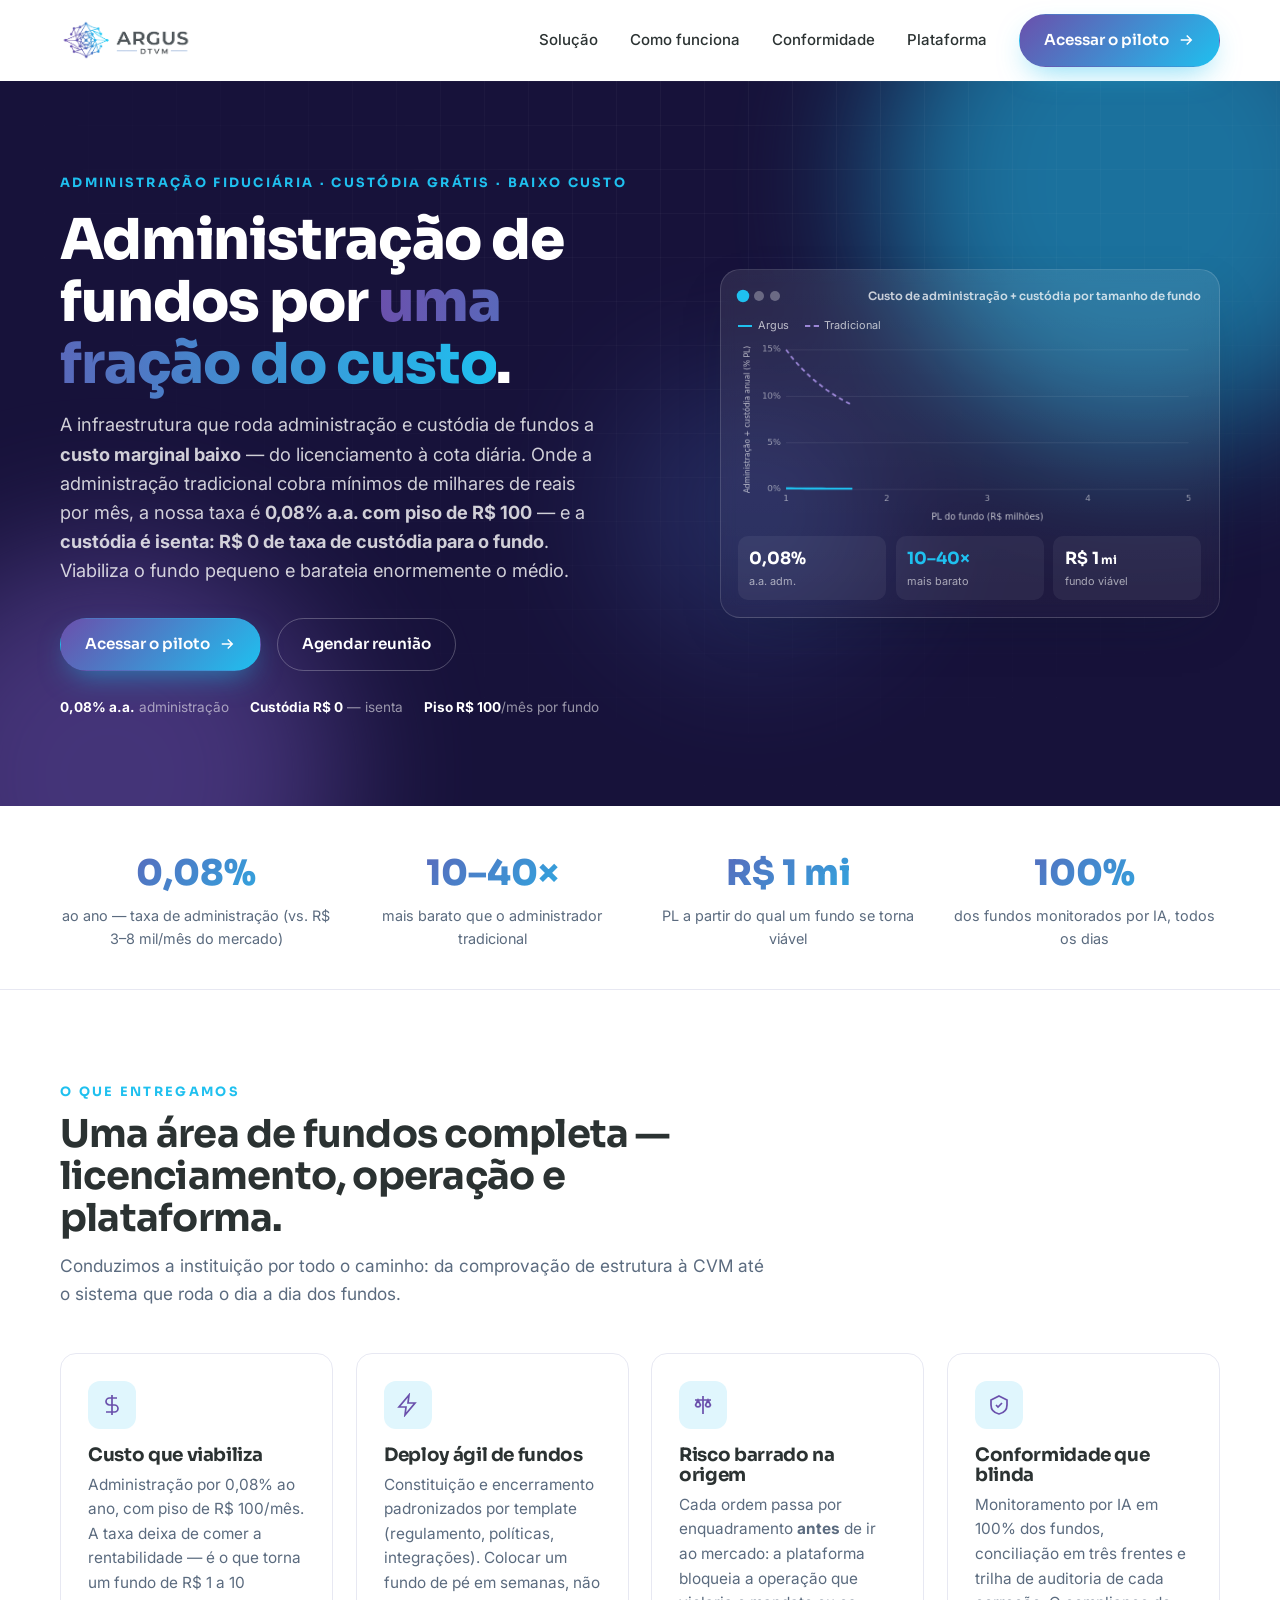
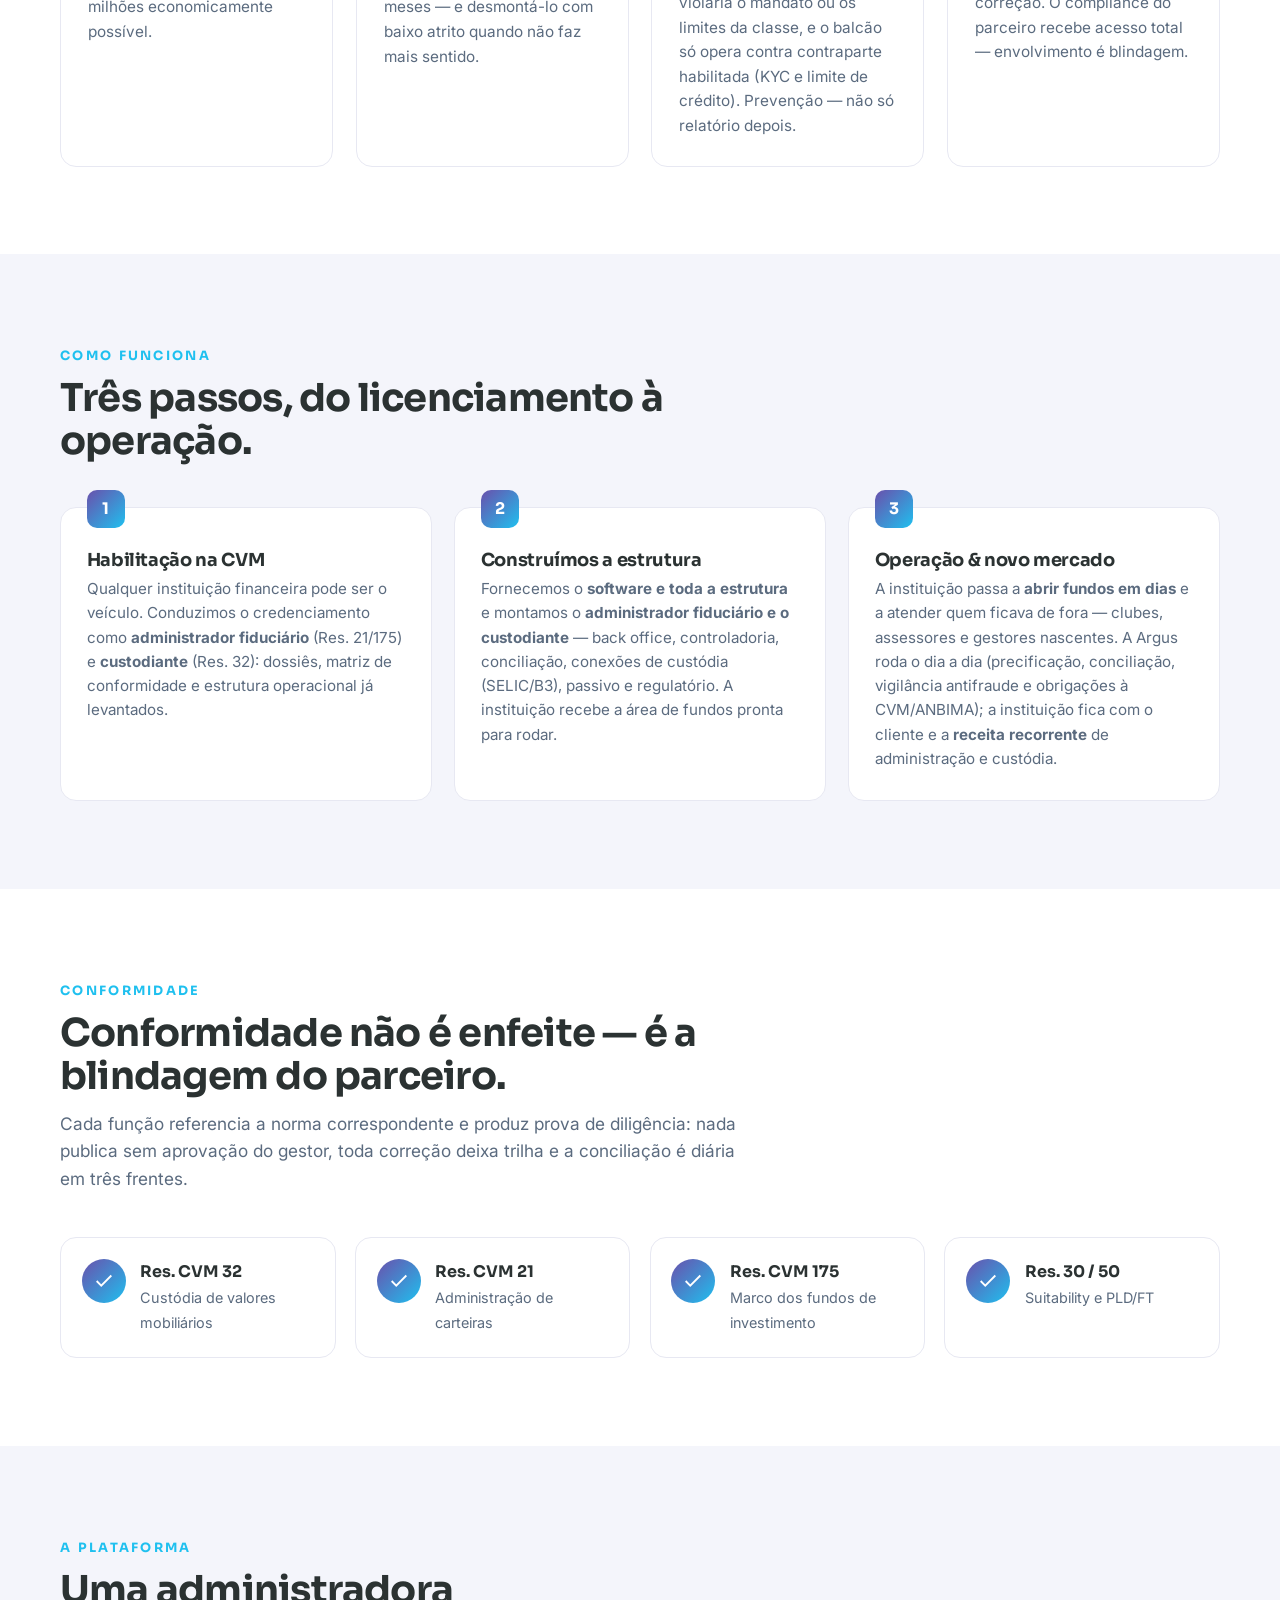
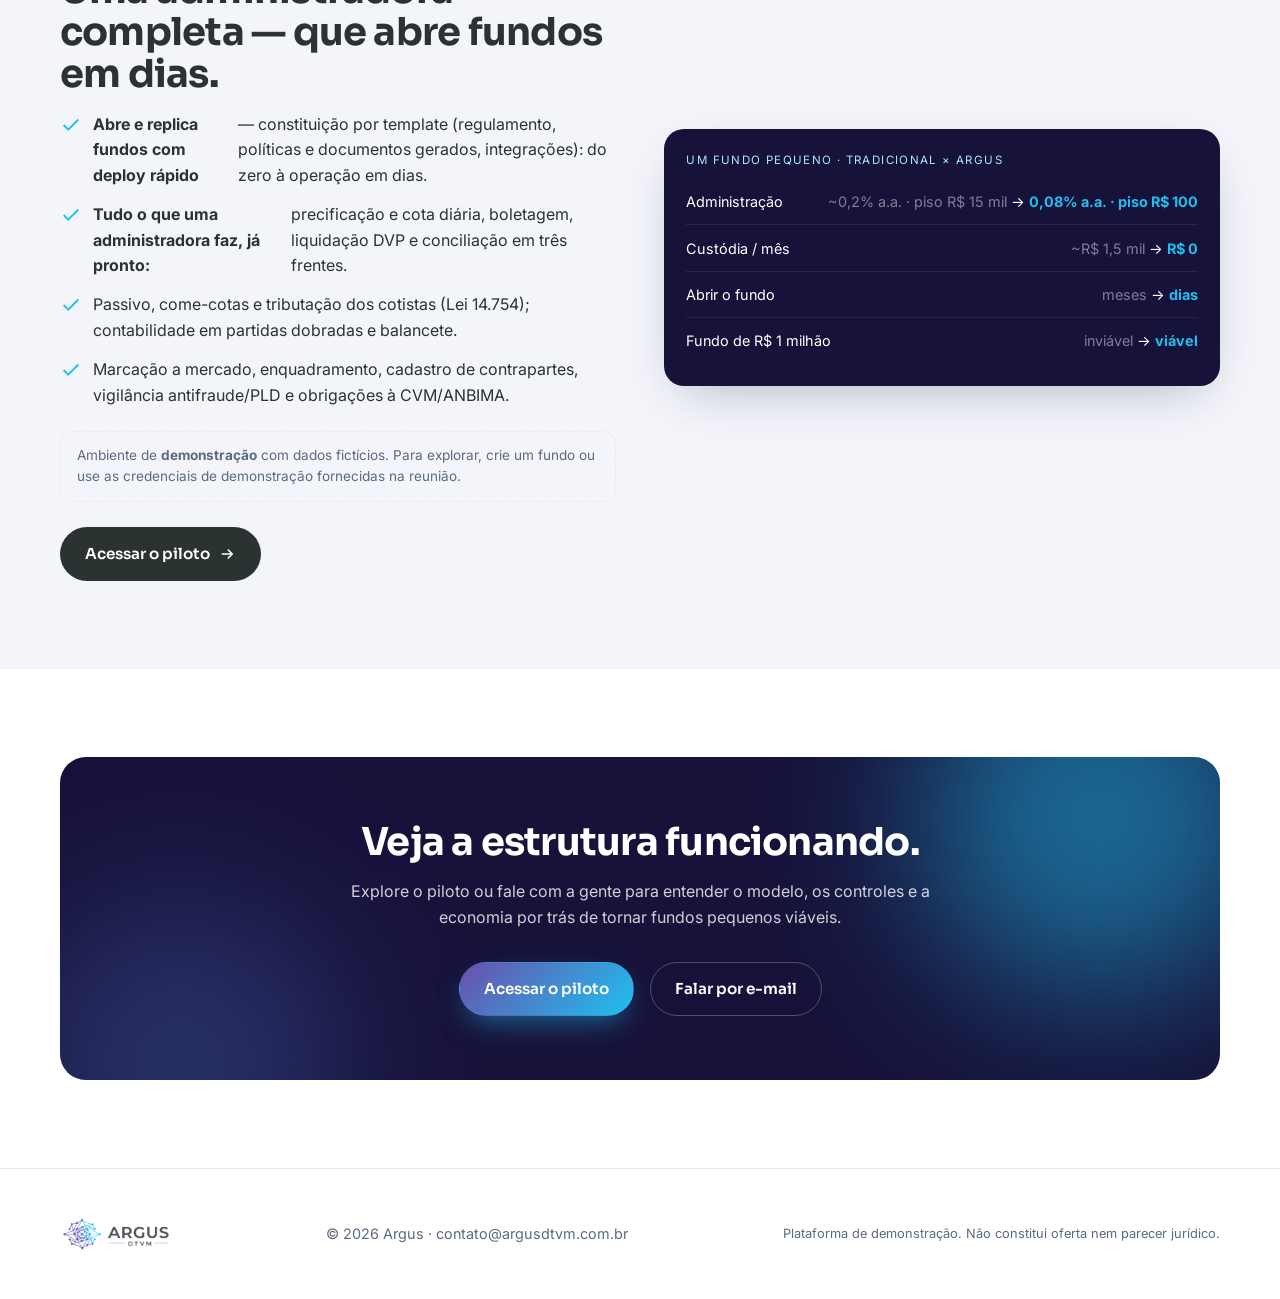
<file: landing/index.html>
<!doctype html>
<html lang="pt-BR">
<head>
<meta charset="utf-8">
<meta name="viewport" content="width=device-width, initial-scale=1">
<title>Argus · Custódia e Administração de Fundos</title>
<meta name="description" content="A infraestrutura que torna fundos pequenos viáveis: administração e custódia de fundos a custo marginal baixo, do licenciamento à cota diária.">
<link rel="icon" href="assets/favicon.png">
<link rel="apple-touch-icon" href="assets/favicon.png">
<link rel="canonical" href="https://argusdtvm.com.br/">
<meta name="robots" content="index, follow">
<meta name="theme-color" content="#17123a">
<meta name="author" content="Argus">
<meta name="keywords" content="administração fiduciária, fundos de investimento, fundos pequenos, DTVM, custódia de fundos, abertura de fundo, administradora de fundos, clube de investimento, assessor de investimento">

<!-- Open Graph (WhatsApp, Facebook, LinkedIn) -->
<meta property="og:type" content="website">
<meta property="og:site_name" content="Argus">
<meta property="og:locale" content="pt_BR">
<meta property="og:url" content="https://argusdtvm.com.br/">
<meta property="og:title" content="Argus · Custódia e Administração de Fundos">
<meta property="og:description" content="A infraestrutura que torna fundos pequenos viáveis: administração e custódia a custo marginal baixo, do licenciamento à cota diária.">
<meta property="og:image" content="https://argusdtvm.com.br/assets/og-image.png">
<meta property="og:image:secure_url" content="https://argusdtvm.com.br/assets/og-image.png">
<meta property="og:image:type" content="image/png">
<meta property="og:image:width" content="1200">
<meta property="og:image:height" content="630">
<meta property="og:image:alt" content="Argus — administração fiduciária e custódia de fundos">

<!-- Twitter / X -->
<meta name="twitter:card" content="summary_large_image">
<meta name="twitter:title" content="Argus · Custódia e Administração de Fundos">
<meta name="twitter:description" content="A infraestrutura que torna fundos pequenos viáveis — do licenciamento à cota diária.">
<meta name="twitter:image" content="https://argusdtvm.com.br/assets/og-image.png">
<meta name="twitter:image:alt" content="Argus — administração fiduciária e custódia de fundos">

<!-- Dados estruturados (SEO) -->
<script type="application/ld+json">
{
  "@context": "https://schema.org",
  "@type": "Organization",
  "name": "Argus",
  "url": "https://argusdtvm.com.br/",
  "logo": "https://argusdtvm.com.br/assets/og-image.png",
  "image": "https://argusdtvm.com.br/assets/og-image.png",
  "description": "Administração fiduciária de fundos de investimento pequenos, a custo marginal baixo — do licenciamento à cota diária.",
  "areaServed": "BR",
  "email": "contato@argusdtvm.com.br"
}
</script>

<link rel="preconnect" href="https://fonts.googleapis.com">
<link rel="preconnect" href="https://fonts.gstatic.com" crossorigin>
<link href="https://fonts.googleapis.com/css2?family=Sora:wght@400;600;700;800&family=Inter:wght@400;500;600&display=swap" rel="stylesheet">
<style>
/* ============================================================
   PALETA — TROQUE AS CORES AQUI (um lugar só)
   ============================================================ */
:root{
  --c-brand:   #6a50ac;   /* roxo (marca)            */
  --c-brand-2: #1fc0ef;   /* ciano (gradiente)       */
  --c-accent:  #4a6dc0;   /* azul (detalhes)         */
  --c-ink:     #2b3232;   /* texto grafite           */
  --c-muted:   #5b6b7f;   /* texto secundário        */
  --c-bg:      #ffffff;   /* fundo claro             */
  --c-soft:    #f4f5fb;   /* fundo de seções         */
  --c-line:    #e7e8f2;   /* linhas/bordas           */
  --c-dark:    #17123a;   /* fundo escuro (hero) — índigo profundo */

  --grad: linear-gradient(135deg, var(--c-brand), var(--c-brand-2));
  --radius: 16px;
  --shadow: 0 18px 50px -20px rgba(15,31,51,.35);
  --font-title: 'Sora', system-ui, sans-serif;
  --font-body: 'Inter', system-ui, sans-serif;
}

/* ============================ base ============================ */
*{box-sizing:border-box;margin:0;padding:0}
html{scroll-behavior:smooth}
body{font-family:var(--font-body);color:var(--c-ink);background:var(--c-bg);line-height:1.6;-webkit-font-smoothing:antialiased;overflow-x:hidden}
h1,h2,h3{font-family:var(--font-title);line-height:1.1;letter-spacing:-.02em;font-weight:700}
a{color:inherit;text-decoration:none}
img{max-width:100%;display:block}
.wrap{width:min(1160px,92vw);margin:0 auto}
.eyebrow{font-family:var(--font-title);font-size:.8rem;font-weight:700;letter-spacing:.18em;text-transform:uppercase;color:var(--c-brand-2)}
.btn{display:inline-flex;align-items:center;gap:.5rem;font-family:var(--font-title);font-weight:600;font-size:.95rem;padding:.85rem 1.5rem;border-radius:999px;border:1px solid transparent;cursor:pointer;transition:transform .15s ease, box-shadow .2s ease, background .2s}
.btn-primary{background:var(--grad);color:#fff;box-shadow:0 12px 30px -10px color-mix(in srgb, var(--c-brand-2) 60%, transparent)}
.btn-primary:hover{transform:translateY(-2px)}
.btn-ghost{background:transparent;border-color:rgba(255,255,255,.25);color:#fff}
.btn-ghost:hover{background:rgba(255,255,255,.08)}
.btn-dark{background:var(--c-ink);color:#fff}
.btn-dark:hover{transform:translateY(-2px)}
.btn svg{width:18px;height:18px}

/* ============================ nav ============================ */
header.nav{position:sticky;top:0;z-index:50;background:#fff;transition:box-shadow .25s, background .25s}
header.nav.scrolled{background:rgba(255,255,255,.82);backdrop-filter:blur(12px);box-shadow:0 1px 0 var(--c-line)}
.nav-in{display:flex;align-items:center;justify-content:space-between;padding:.85rem 0}
.brand{display:flex;align-items:center;gap:.6rem;height:40px}
.brand img{height:40px;width:auto}
.nav-links{display:flex;align-items:center;gap:2rem;font-weight:500;font-size:.94rem}
.nav-links a.lnk{color:var(--c-ink);transition:.2s}
.nav-links a.lnk:hover{color:var(--c-brand-2)}
.nav-toggle{display:none;background:none;border:0;cursor:pointer}

/* ============================ hero ============================ */
.hero{position:relative;background:var(--c-dark);color:#fff;overflow:hidden;padding:3rem 0 5.5rem}
.hero .blob{position:absolute;border-radius:50%;filter:blur(70px);opacity:.55;animation:float 16s ease-in-out infinite}
.blob.b1{width:520px;height:520px;background:var(--c-brand-2);top:-160px;right:-120px}
.blob.b2{width:460px;height:460px;background:var(--c-brand);bottom:-200px;left:-120px;animation-delay:-6s}
.blob.b3{width:280px;height:280px;background:var(--c-accent);top:40%;right:30%;opacity:.28;animation-delay:-3s}
@keyframes float{0%,100%{transform:translate(0,0) scale(1)}50%{transform:translate(30px,-30px) scale(1.08)}}
.hero-grid{position:absolute;inset:0;background-image:linear-gradient(rgba(255,255,255,.04) 1px,transparent 1px),linear-gradient(90deg,rgba(255,255,255,.04) 1px,transparent 1px);background-size:44px 44px;mask-image:radial-gradient(ellipse at 60% 0%,#000,transparent 75%)}
.hero-in{position:relative;display:grid;grid-template-columns:1.1fr .9fr;gap:3rem;align-items:center;padding-top:2.5rem}
.hero h1{font-size:clamp(2.2rem,4.4vw,3.6rem);font-weight:800;margin:.9rem 0 1rem}
.hero h1 .hl{background:linear-gradient(90deg,var(--c-brand),var(--c-brand-2));-webkit-background-clip:text;background-clip:text;color:transparent}
.hero p.lead{font-size:1.14rem;color:rgba(255,255,255,.8);max-width:34rem}
.hero .cta-row{display:flex;gap:1rem;margin-top:2rem;flex-wrap:wrap}
.hero .micro{margin-top:1.6rem;color:rgba(255,255,255,.55);font-size:.85rem;display:flex;gap:1.3rem;flex-wrap:wrap}
.hero .micro b{color:#fff}

/* dashboard mock */
.mock{background:linear-gradient(180deg,rgba(255,255,255,.09),rgba(255,255,255,.03));border:1px solid rgba(255,255,255,.14);border-radius:20px;padding:1.1rem;backdrop-filter:blur(8px);box-shadow:var(--shadow);transform:perspective(1200px) rotateY(-9deg) rotateX(4deg)}
.mock-head{display:flex;justify-content:space-between;align-items:center;margin-bottom:.7rem}
.mock-head .dot{width:9px;height:9px;border-radius:50%;background:rgba(255,255,255,.35);display:inline-block;margin-right:5px}
.mock-tag{font-family:var(--font-title);font-size:.72rem;color:rgba(255,255,255,.75);font-weight:600}
.mock canvas{width:100%;height:auto;display:block}
.mock-kpis{display:grid;grid-template-columns:repeat(3,1fr);gap:.6rem;margin-top:.7rem}
.mock-kpi{background:rgba(255,255,255,.06);border-radius:10px;padding:.6rem .7rem}
.mock-kpi .v{font-family:var(--font-title);font-weight:700;font-size:1.05rem}
.mock-kpi .l{font-size:.68rem;color:rgba(255,255,255,.6)}
.mock-kpi .up{color:#1fc0ef}
/* controles do gráfico (3 faixas navegáveis) */
.mock{position:relative}
.cdots{display:inline-flex;gap:6px;align-items:center}
.cdot{width:10px;height:10px;border-radius:50%;background:rgba(255,255,255,.3);border:0;padding:0;cursor:pointer;transition:background .2s,transform .2s}
.cdot:hover{background:rgba(255,255,255,.55)}
.cdot.active{background:#1fc0ef;transform:scale(1.25)}
.chart-nav{position:absolute;top:44%;transform:translateY(-50%);width:34px;height:34px;border-radius:50%;background:rgba(255,255,255,.10);border:1px solid rgba(255,255,255,.20);display:grid;place-items:center;cursor:pointer;opacity:0;transition:opacity .2s,background .2s;z-index:4}
.mock:hover .chart-nav{opacity:.92}
.chart-nav:hover{background:rgba(255,255,255,.22)}
.chart-nav svg{width:18px;height:18px;stroke:#fff;fill:none;stroke-width:2.2}
.chart-nav.prev{left:8px}
.chart-nav.next{right:8px}
.chart-nav.off{opacity:0!important;pointer-events:none}

/* ============================ métricas ============================ */
.metrics{background:var(--c-bg);border-bottom:1px solid var(--c-line)}
.metrics-in{display:grid;grid-template-columns:repeat(4,1fr);gap:1.5rem;padding:2.4rem 0}
.metric{text-align:center}
.metric .num{font-family:var(--font-title);font-weight:800;font-size:2.2rem;background:var(--grad);-webkit-background-clip:text;background-clip:text;color:transparent}
.metric .lab{color:var(--c-muted);font-size:.9rem;margin-top:.2rem}

/* ============================ seções ============================ */
section{padding:5.5rem 0}
.sec-head{max-width:44rem;margin-bottom:2.8rem}
.sec-head h2{font-size:clamp(1.7rem,3vw,2.5rem);margin:.6rem 0 .8rem}
.sec-head p{color:var(--c-muted);font-size:1.08rem}
.soft{background:var(--c-soft)}

.cards{display:grid;grid-template-columns:repeat(auto-fit,minmax(250px,1fr));gap:1.4rem}
.card{background:var(--c-bg);border:1px solid var(--c-line);border-radius:var(--radius);padding:1.7rem;transition:transform .18s ease, box-shadow .25s ease;will-change:transform}
.card:hover{box-shadow:var(--shadow)}
.card .ic{width:48px;height:48px;border-radius:12px;display:grid;place-items:center;background:color-mix(in srgb,var(--c-brand-2) 14%,#fff);margin-bottom:1rem}
.card .ic svg{width:24px;height:24px;stroke:var(--c-brand);fill:none;stroke-width:1.7}
.card h3{font-size:1.15rem;margin-bottom:.45rem}
.card p{color:var(--c-muted);font-size:.96rem}

/* passos */
.steps{display:grid;grid-template-columns:repeat(3,1fr);gap:1.4rem;counter-reset:s}
.step{position:relative;background:var(--c-bg);border:1px solid var(--c-line);border-radius:var(--radius);padding:1.8rem 1.6rem}
.step::before{counter-increment:s;content:counter(s);position:absolute;top:-18px;left:1.6rem;width:38px;height:38px;border-radius:10px;background:var(--grad);color:#fff;font-family:var(--font-title);font-weight:700;display:grid;place-items:center}
.step h3{margin:.9rem 0 .4rem;font-size:1.12rem}
.step p{color:var(--c-muted);font-size:.95rem}

/* conformidade */
.compliance{display:grid;grid-template-columns:repeat(auto-fit,minmax(200px,1fr));gap:1.2rem}
.badge{display:flex;gap:.9rem;align-items:flex-start;background:var(--c-bg);border:1px solid var(--c-line);border-radius:var(--radius);padding:1.3rem}
.badge .seal{flex:0 0 auto;width:44px;height:44px;border-radius:50%;background:var(--grad);display:grid;place-items:center;color:#fff}
.badge .seal svg{width:22px;height:22px;stroke:#fff;fill:none;stroke-width:2}
.badge b{font-family:var(--font-title)}
.badge span{color:var(--c-muted);font-size:.9rem}

/* plataforma */
.platform{display:grid;grid-template-columns:1fr 1fr;gap:3rem;align-items:center}
.plat-list{list-style:none;display:grid;gap:.85rem}
.plat-list li{display:flex;gap:.7rem;align-items:flex-start;color:var(--c-ink)}
.plat-list li svg{flex:0 0 auto;width:22px;height:22px;stroke:var(--c-brand-2);fill:none;stroke-width:2;margin-top:2px}
.plat-note{margin-top:1.4rem;font-size:.85rem;color:var(--c-muted);background:var(--c-soft);border:1px dashed var(--c-line);border-radius:12px;padding:.8rem 1rem}
.plat-visual{background:var(--c-dark);border-radius:20px;padding:1.4rem;color:#fff;box-shadow:var(--shadow)}
.plat-visual .row{display:flex;justify-content:space-between;padding:.7rem 0;border-bottom:1px solid rgba(255,255,255,.08);font-size:.9rem}
.plat-visual .row:last-child{border:0}
.plat-visual .pill{font-size:.72rem;padding:.15rem .6rem;border-radius:999px;background:rgba(31,192,239,.16);color:#a9e8fb}

/* CTA final */
.final{background:var(--c-dark);color:#fff;text-align:center;border-radius:26px;padding:4rem 2rem;position:relative;overflow:hidden}
.final .blob{position:absolute;border-radius:50%;filter:blur(80px);opacity:.5}
.final h2{font-size:clamp(1.8rem,3vw,2.6rem);position:relative}
.final p{color:rgba(255,255,255,.8);max-width:38rem;margin:1rem auto 2rem;position:relative}
.final .cta-row{display:flex;gap:1rem;justify-content:center;flex-wrap:wrap;position:relative}

/* footer */
footer{padding:3rem 0;border-top:1px solid var(--c-line);color:var(--c-muted);font-size:.9rem}
.foot-in{display:flex;justify-content:space-between;align-items:center;flex-wrap:wrap;gap:1rem}
.foot-in img{height:34px}

/* reveal */
.reveal{opacity:0;transform:translateY(24px);transition:opacity .7s ease, transform .7s ease}
.reveal.in{opacity:1;transform:none}

/* responsivo */
@media(max-width:900px){
  .hero-in,.platform{grid-template-columns:1fr}
  .metrics-in{grid-template-columns:repeat(2,1fr);gap:1.8rem 1rem}
  .steps{grid-template-columns:1fr}
  .nav-links{display:none}
  .nav-toggle{display:block}
  .mock{transform:none;margin-top:1rem}
}
</style>
</head>
<body>

<!-- ===================== NAV ===================== -->
<header class="nav" id="nav">
  <div class="wrap nav-in">
    <a class="brand" href="#top"><img src="assets/logo.png" alt="" data-logo></a>
    <nav class="nav-links">
      <a class="lnk" href="#solucao">Solução</a>
      <a class="lnk" href="#como">Como funciona</a>
      <a class="lnk" href="#conformidade">Conformidade</a>
      <a class="lnk" href="#plataforma">Plataforma</a>
      <a class="btn btn-primary" data-piloto href="#">Acessar o piloto
        <svg viewBox="0 0 24 24" fill="none" stroke="currentColor" stroke-width="2"><path d="M5 12h14M13 6l6 6-6 6"/></svg></a>
    </nav>
    <button class="nav-toggle" aria-label="menu">
      <svg width="26" height="26" viewBox="0 0 24 24" stroke="#0f1f33" stroke-width="2"><path d="M4 7h16M4 12h16M4 17h16"/></svg>
    </button>
  </div>
</header>

<!-- ===================== HERO ===================== -->
<a id="top"></a>
<section class="hero">
  <span class="blob b1"></span><span class="blob b2"></span><span class="blob b3"></span>
  <div class="hero-grid"></div>
  <div class="wrap hero-in">
    <div>
      <span class="eyebrow">Administração Fiduciária · Custódia grátis · Baixo Custo</span>
      <h1>Administração de fundos por <span class="hl">uma fração do custo</span>.</h1>
      <p class="lead">A infraestrutura que roda administração e custódia de fundos a <b>custo marginal baixo</b> — do licenciamento à cota diária. Onde a administração tradicional cobra mínimos de milhares de reais por mês, a nossa taxa é <b>0,08% a.a. com piso de R$ 100</b> — e a <b>custódia é isenta: R$ 0 de taxa de custódia para o fundo</b>. Viabiliza o fundo pequeno e barateia enormemente o médio.</p>
      <div class="cta-row">
        <a class="btn btn-primary" data-piloto href="#">Acessar o piloto
          <svg viewBox="0 0 24 24" fill="none" stroke="currentColor" stroke-width="2"><path d="M5 12h14M13 6l6 6-6 6"/></svg></a>
        <a class="btn btn-ghost" href="#contato">Agendar reunião</a>
      </div>
      <div class="micro">
        <span><b>0,08% a.a.</b> administração</span>
        <span><b>Custódia R$ 0</b> — isenta</span>
        <span><b>Piso R$ 100</b>/mês por fundo</span>
      </div>
    </div>
    <div class="mock reveal">
      <button class="chart-nav prev" data-nav="-1" aria-label="gráfico anterior"><svg viewBox="0 0 24 24"><path d="M15 6l-6 6 6 6"/></svg></button>
      <button class="chart-nav next" data-nav="1" aria-label="próximo gráfico"><svg viewBox="0 0 24 24"><path d="M9 6l6 6-6 6"/></svg></button>
      <div class="mock-head">
        <span class="cdots">
          <button class="cdot active" data-i="0" title="R$ 1–5 milhões"></button>
          <button class="cdot" data-i="1" title="R$ 5–50 milhões"></button>
          <button class="cdot" data-i="2" title="R$ 50–500 milhões"></button>
        </span>
        <span class="mock-tag">Custo de administração + custódia por tamanho de fundo</span>
      </div>
      <div style="display:flex;gap:1rem;font-size:.68rem;color:rgba(255,255,255,.7);margin-bottom:.3rem">
        <span style="display:inline-flex;align-items:center;gap:.35rem"><i style="width:14px;height:2px;background:#1fc0ef;display:inline-block"></i>Argus</span>
        <span style="display:inline-flex;align-items:center;gap:.35rem"><i style="width:14px;height:0;border-top:2px dashed #9b86d6;display:inline-block"></i>Tradicional</span>
      </div>
      <canvas id="cotaChart" width="520" height="209"></canvas>
      <div class="mock-kpis">
        <div class="mock-kpi"><div class="v"><span data-count="0.08" data-dec="2">0</span>%</div><div class="l">a.a. adm.</div></div>
        <div class="mock-kpi"><div class="v up">10–40×</div><div class="l">mais barato</div></div>
        <div class="mock-kpi"><div class="v">R$ 1<span style="font-size:.7em"> mi</span></div><div class="l">fundo viável</div></div>
      </div>
    </div>
  </div>
</section>

<!-- ===================== MÉTRICAS ===================== -->
<div class="metrics">
  <div class="wrap metrics-in">
    <div class="metric"><div class="num"><span data-count="0.08" data-dec="2">0</span>%</div><div class="lab">ao ano — taxa de administração (vs. R$ 3–8 mil/mês do mercado)</div></div>
    <div class="metric"><div class="num">10–40×</div><div class="lab">mais barato que o administrador tradicional</div></div>
    <div class="metric"><div class="num">R$ <span data-count="1">0</span> mi</div><div class="lab">PL a partir do qual um fundo se torna viável</div></div>
    <div class="metric"><div class="num"><span data-count="100">0</span>%</div><div class="lab">dos fundos monitorados por IA, todos os dias</div></div>
  </div>
</div>

<!-- ===================== SOLUÇÃO ===================== -->
<section id="solucao">
  <div class="wrap">
    <div class="sec-head reveal">
      <span class="eyebrow">O que entregamos</span>
      <h2>Uma área de fundos completa — licenciamento, operação e plataforma.</h2>
      <p>Conduzimos a instituição por todo o caminho: da comprovação de estrutura à CVM até o sistema que roda o dia a dia dos fundos.</p>
    </div>
    <div class="cards">
      <div class="card reveal"><div class="ic"><svg viewBox="0 0 24 24"><path d="M12 2v20M17 5H9.5a3.5 3.5 0 0 0 0 7h5a3.5 3.5 0 0 1 0 7H6"/></svg></div>
        <h3>Custo que viabiliza</h3><p>Administração por 0,08% ao ano, com piso de R$ 100/mês. A taxa deixa de comer a rentabilidade — é o que torna um fundo de R$ 1 a 10 milhões economicamente possível.</p></div>
      <div class="card reveal"><div class="ic"><svg viewBox="0 0 24 24"><path d="M13 2L3 14h7l-1 8 10-12h-7z"/></svg></div>
        <h3>Deploy ágil de fundos</h3><p>Constituição e encerramento padronizados por template (regulamento, políticas, integrações). Colocar um fundo de pé em semanas, não meses — e desmontá-lo com baixo atrito quando não faz mais sentido.</p></div>
      <div class="card reveal"><div class="ic"><svg viewBox="0 0 24 24"><path d="M12 3v18M4 7h16M7 7l-2.5 5a2.6 2.6 0 0 0 5 0zM17 7l-2.5 5a2.6 2.6 0 0 0 5 0z"/></svg></div>
        <h3>Risco barrado na origem</h3><p>Cada ordem passa por enquadramento <b>antes</b> de ir ao mercado: a plataforma bloqueia a operação que violaria o mandato ou os limites da classe, e o balcão só opera contra contraparte habilitada (KYC e limite de crédito). Prevenção — não só relatório depois.</p></div>
      <div class="card reveal"><div class="ic"><svg viewBox="0 0 24 24"><path d="M12 3l8 4v5c0 5-3.5 8-8 9-4.5-1-8-4-8-9V7z"/><path d="M9 12l2 2 4-4"/></svg></div>
        <h3>Conformidade que blinda</h3><p>Monitoramento por IA em 100% dos fundos, conciliação em três frentes e trilha de auditoria de cada correção. O compliance do parceiro recebe acesso total — envolvimento é blindagem.</p></div>
    </div>
  </div>
</section>

<!-- ===================== COMO FUNCIONA ===================== -->
<section id="como" class="soft">
  <div class="wrap">
    <div class="sec-head reveal">
      <span class="eyebrow">Como funciona</span>
      <h2>Três passos, do licenciamento à operação.</h2>
    </div>
    <div class="steps">
      <div class="step reveal"><h3>Habilitação na CVM</h3><p>Qualquer instituição financeira pode ser o veículo. Conduzimos o credenciamento como <b>administrador fiduciário</b> (Res. 21/175) e <b>custodiante</b> (Res. 32): dossiês, matriz de conformidade e estrutura operacional já levantados.</p></div>
      <div class="step reveal"><h3>Construímos a estrutura</h3><p>Fornecemos o <b>software e toda a estrutura</b> e montamos o <b>administrador fiduciário e o custodiante</b> — back office, controladoria, conciliação, conexões de custódia (SELIC/B3), passivo e regulatório. A instituição recebe a área de fundos pronta para rodar.</p></div>
      <div class="step reveal"><h3>Operação &amp; novo mercado</h3><p>A instituição passa a <b>abrir fundos em dias</b> e a atender quem ficava de fora — clubes, assessores e gestores nascentes. A Argus roda o dia a dia (precificação, conciliação, vigilância antifraude e obrigações à CVM/ANBIMA); a instituição fica com o cliente e a <b>receita recorrente</b> de administração e custódia.</p></div>
    </div>
  </div>
</section>

<!-- ===================== CONFORMIDADE ===================== -->
<section id="conformidade">
  <div class="wrap">
    <div class="sec-head reveal">
      <span class="eyebrow">Conformidade</span>
      <h2>Conformidade não é enfeite — é a blindagem do parceiro.</h2>
      <p>Cada função referencia a norma correspondente e produz prova de diligência: nada publica sem aprovação do gestor, toda correção deixa trilha e a conciliação é diária em três frentes.</p>
    </div>
    <div class="compliance">
      <div class="badge reveal"><div class="seal"><svg viewBox="0 0 24 24"><path d="M20 6L9 17l-5-5"/></svg></div><div><b>Res. CVM 32</b><br><span>Custódia de valores mobiliários</span></div></div>
      <div class="badge reveal"><div class="seal"><svg viewBox="0 0 24 24"><path d="M20 6L9 17l-5-5"/></svg></div><div><b>Res. CVM 21</b><br><span>Administração de carteiras</span></div></div>
      <div class="badge reveal"><div class="seal"><svg viewBox="0 0 24 24"><path d="M20 6L9 17l-5-5"/></svg></div><div><b>Res. CVM 175</b><br><span>Marco dos fundos de investimento</span></div></div>
      <div class="badge reveal"><div class="seal"><svg viewBox="0 0 24 24"><path d="M20 6L9 17l-5-5"/></svg></div><div><b>Res. 30 / 50</b><br><span>Suitability e PLD/FT</span></div></div>
    </div>
  </div>
</section>

<!-- ===================== PLATAFORMA (DEMO) ===================== -->
<section id="plataforma" class="soft">
  <div class="wrap platform">
    <div class="reveal">
      <span class="eyebrow">A plataforma</span>
      <h2 style="font-size:clamp(1.7rem,3vw,2.4rem);margin:.6rem 0 1rem">Uma administradora completa — que abre fundos em dias.</h2>
      <ul class="plat-list">
        <li><svg viewBox="0 0 24 24"><path d="M20 6L9 17l-5-5"/></svg> <b>Abre e replica fundos com deploy rápido</b> — constituição por template (regulamento, políticas e documentos gerados, integrações): do zero à operação em dias.</li>
        <li><svg viewBox="0 0 24 24"><path d="M20 6L9 17l-5-5"/></svg> <b>Tudo o que uma administradora faz, já pronto:</b> precificação e cota diária, boletagem, liquidação DVP e conciliação em três frentes.</li>
        <li><svg viewBox="0 0 24 24"><path d="M20 6L9 17l-5-5"/></svg> Passivo, come-cotas e tributação dos cotistas (Lei 14.754); contabilidade em partidas dobradas e balancete.</li>
        <li><svg viewBox="0 0 24 24"><path d="M20 6L9 17l-5-5"/></svg> Marcação a mercado, enquadramento, cadastro de contrapartes, vigilância antifraude/PLD e obrigações à CVM/ANBIMA.</li>
      </ul>
      <div class="plat-note">Ambiente de <b>demonstração</b> com dados fictícios. Para explorar, crie um fundo ou use as credenciais de demonstração fornecidas na reunião.</div>
      <div class="cta-row" style="margin-top:1.6rem">
        <a class="btn btn-dark" data-piloto href="#">Acessar o piloto
          <svg viewBox="0 0 24 24" fill="none" stroke="currentColor" stroke-width="2"><path d="M5 12h14M13 6l6 6-6 6"/></svg></a>
      </div>
    </div>
    <div class="plat-visual reveal">
      <div style="font-size:.72rem;text-transform:uppercase;letter-spacing:.12em;color:#a9e8fb;margin-bottom:.6rem">Um fundo pequeno · tradicional × Argus</div>
      <div class="row"><span>Administração</span><span style="text-align:right"><span style="opacity:.45">~0,2% a.a. · piso R$ 15 mil</span> &rarr; <b style="color:#1fc0ef">0,08% a.a. · piso R$ 100</b></span></div>
      <div class="row"><span>Custódia / mês</span><span><span style="opacity:.45">~R$ 1,5 mil</span> &rarr; <b style="color:#1fc0ef">R$ 0</b></span></div>
      <div class="row"><span>Abrir o fundo</span><span><span style="opacity:.45">meses</span> &rarr; <b style="color:#1fc0ef">dias</b></span></div>
      <div class="row"><span>Fundo de R$ 1 milhão</span><span><span style="opacity:.45">inviável</span> &rarr; <b style="color:#1fc0ef">viável</b></span></div>
    </div>
  </div>
</section>

<!-- ===================== CTA FINAL ===================== -->
<section id="contato">
  <div class="wrap">
    <div class="final reveal">
      <span class="blob b1" style="width:360px;height:360px;background:var(--c-brand-2);top:-120px;right:-60px"></span>
      <span class="blob b2" style="width:320px;height:320px;background:var(--c-accent);bottom:-140px;left:-40px;opacity:.35"></span>
      <h2>Veja a estrutura funcionando.</h2>
      <p>Explore o piloto ou fale com a gente para entender o modelo, os controles e a economia por trás de tornar fundos pequenos viáveis.</p>
      <div class="cta-row">
        <a class="btn btn-primary" data-piloto href="#">Acessar o piloto</a>
        <a class="btn btn-ghost" data-mailto href="#">Falar por e-mail</a>
      </div>
    </div>
  </div>
</section>

<!-- ===================== FOOTER ===================== -->
<footer>
  <div class="wrap foot-in">
    <img src="assets/logo.png" alt="" data-logo>
    <div>© <span id="ano"></span> <span data-marca>Argus</span> · <span data-email>contato@argusdtvm.com.br</span></div>
    <div style="font-size:.8rem">
      Plataforma de demonstração. Não constitui oferta nem parecer jurídico.
    </div>
  </div>
</footer>

<script>
/* ============================================================
   CONFIG — TROQUE AQUI (marca, URL do piloto, e-mail)
   ============================================================ */
const CONFIG = {
  marca: 'Argus',
  pilotoURL:    '/piloto/',              // <-- URL do piloto quando hospedar (ex.: https://app.suaempresa.com.br/)
  email:  'contato@argusdtvm.com.br'     // <-- seu e-mail profissional
};

/* aplica config */
document.title = CONFIG.marca + ' · Custódia e Administração de Fundos';
document.querySelectorAll('[data-marca]').forEach(e=>e.textContent=CONFIG.marca);
document.querySelectorAll('[data-email]').forEach(e=>e.textContent=CONFIG.email);
document.querySelectorAll('[data-piloto]').forEach(e=>e.setAttribute('href',CONFIG.pilotoURL));
document.querySelectorAll('[data-mailto]').forEach(e=>e.setAttribute('href','mailto:'+CONFIG.email));
document.getElementById('ano').textContent = new Date().getFullYear();

/* nav scroll + mobile */
const nav = document.getElementById('nav');
addEventListener('scroll',()=>nav.classList.toggle('scrolled', scrollY>20));
document.querySelector('.nav-toggle').addEventListener('click',()=>{
  document.querySelector('.nav-links').style.display = 'flex';
  document.querySelector('.nav-links').style.cssText='display:flex;position:absolute;top:64px;right:4vw;flex-direction:column;background:#fff;padding:1rem 1.4rem;border-radius:14px;box-shadow:var(--shadow);gap:1rem';
});

/* reveal on scroll */
const io = new IntersectionObserver((es)=>es.forEach(x=>{if(x.isIntersecting){x.target.classList.add('in');io.unobserve(x.target)}}),{threshold:.15});
document.querySelectorAll('.reveal').forEach(el=>io.observe(el));

/* animated counters */
function animateCount(el){
  const target=parseFloat(el.dataset.count), dec=parseInt(el.dataset.dec||'0'), suf=el.dataset.suf||'';
  let t0=null, dur=1400;
  const step=(ts)=>{ if(!t0)t0=ts; const p=Math.min((ts-t0)/dur,1); const e=1-Math.pow(1-p,3);
    el.textContent=(target*e).toFixed(dec).replace('.',',')+suf; if(p<1)requestAnimationFrame(step); };
  requestAnimationFrame(step);
}
const ioC=new IntersectionObserver((es)=>es.forEach(x=>{if(x.isIntersecting){animateCount(x.target);ioC.unobserve(x.target)}}),{threshold:.6});
document.querySelectorAll('[data-count]').forEach(el=>ioC.observe(el));

/* card tilt */
document.querySelectorAll('.card').forEach(c=>{
  c.addEventListener('mousemove',e=>{const r=c.getBoundingClientRect();const x=(e.clientX-r.left)/r.width-.5;const y=(e.clientY-r.top)/r.height-.5;
    c.style.transform=`perspective(700px) rotateX(${-y*5}deg) rotateY(${x*5}deg) translateY(-3px)`;});
  c.addEventListener('mouseleave',()=>c.style.transform='');
});

/* curva-tese: custo de ADMINISTRAÇÃO + CUSTÓDIA (% do PL a.a.) por tamanho de fundo — 3 faixas navegáveis.
   Valores reais: Argus = 0,08% a.a. (piso R$100/mês) + custódia R$0; Tradicional = adm+custódia de
   administradores grandes (piso ~R$12,5 mil/mês; ~0,18% a.a.), conforme benchmark_precos_concorrencia.md */
(function(){
  const cv=document.getElementById('cotaChart'); if(!cv)return; const ctx=cv.getContext('2d');
  const W=cv.width, H=cv.height;
  const padL=54, padR=14, padT=12, padB=40, pw=W-padL-padR, ph=H-padT-padB, N=80;
  const argus=pl=>Math.max(0.0008*pl,1200);      // adm 0,08% a.a., piso R$100/mês; custódia R$0
  const trad =pl=>Math.max(0.0018*pl,150000);    // adm+custódia grandes: piso ~R$12,5k/mês; 0,18% a.a.
  const RANGES=[{min:1e6,max:5e6,xt:[1,2,3,4,5]},
                {min:5e6,max:50e6,xt:[5,10,20,30,40,50]},
                {min:50e6,max:500e6,xt:[50,100,200,300,400,500]}];
  let cur=0, prog=0, raf=0;

  function niceAxis(dmax){
    const raw=dmax/4, p=Math.pow(10,Math.floor(Math.log10(raw))), n=raw/p;
    const step=(n<=1?1:n<=2?2:n<=2.5?2.5:n<=5?5:10)*p;
    const ymax=Math.ceil(dmax/step-1e-9)*step, t=[];
    for(let v=0;v<=ymax+1e-9;v+=step)t.push(v);
    return {ymax,ticks:t};
  }
  function fmtPct(v){ const p=v*100; let s;
    if(p>=10)s=p.toFixed(0); else if(p>=1)s=(Math.round(p*10)/10).toString(); else s=(Math.round(p*1000)/1000).toString();
    return s.replace('.',',')+'%'; }

  function draw(){
    const R=RANGES[cur], A=niceAxis(trad(R.min)/R.min), ymax=A.ymax;
    const PLat=i=>R.min+(R.max-R.min)*i/(N-1);
    const X=pl=>padL+(pl-R.min)/(R.max-R.min)*pw, Y=f=>padT+(1-f/ymax)*ph;
    ctx.clearRect(0,0,W,H);
    ctx.font='9.5px system-ui,Arial,sans-serif'; ctx.textAlign='right'; ctx.textBaseline='middle'; ctx.lineWidth=1;
    A.ticks.forEach(v=>{const y=Y(v);
      ctx.strokeStyle='rgba(255,255,255,.09)';ctx.beginPath();ctx.moveTo(padL,y);ctx.lineTo(W-padR,y);ctx.stroke();
      ctx.fillStyle='rgba(255,255,255,.55)';ctx.fillText(fmtPct(v),padL-6,y);});
    ctx.textAlign='center';ctx.textBaseline='top';ctx.fillStyle='rgba(255,255,255,.55)';
    R.xt.forEach(v=>ctx.fillText(v,X(v*1e6),H-padB+6));
    ctx.fillStyle='rgba(255,255,255,.72)';ctx.font='10px system-ui,Arial,sans-serif';
    ctx.fillText('PL do fundo (R$ milhões)',padL+pw/2,H-14);
    ctx.save();ctx.translate(11,padT+ph/2);ctx.rotate(-Math.PI/2);ctx.textAlign='center';ctx.textBaseline='middle';
    ctx.fillStyle='rgba(255,255,255,.72)';ctx.font='8.5px system-ui,Arial,sans-serif';
    ctx.fillText('Administração + custódia anual (% PL)',0,0);ctx.restore();
    const c=Math.max(2,Math.floor(prog*N));
    const g=ctx.createLinearGradient(0,padT,0,H-padB);g.addColorStop(0,'rgba(31,192,239,.30)');g.addColorStop(1,'rgba(31,192,239,0)');
    ctx.beginPath();ctx.moveTo(X(R.min),H-padB);
    for(let i=0;i<c;i++){const pl=PLat(i);ctx.lineTo(X(pl),Y(Math.min(ymax,argus(pl)/pl)));}
    ctx.lineTo(X(PLat(c-1)),H-padB);ctx.closePath();ctx.fillStyle=g;ctx.fill();
    ctx.beginPath();ctx.lineWidth=2;ctx.strokeStyle='#9b86d6';ctx.setLineDash([5,4]);
    for(let i=0;i<c;i++){const pl=PLat(i),x=X(pl),y=Y(Math.min(ymax,trad(pl)/pl));i?ctx.lineTo(x,y):ctx.moveTo(x,y);}
    ctx.stroke();ctx.setLineDash([]);
    ctx.beginPath();ctx.lineWidth=2.4;ctx.strokeStyle='#1fc0ef';ctx.lineJoin='round';
    for(let i=0;i<c;i++){const pl=PLat(i),x=X(pl),y=Y(Math.min(ymax,argus(pl)/pl));i?ctx.lineTo(x,y):ctx.moveTo(x,y);}
    ctx.stroke();
    if(prog<1){prog=Math.min(1,prog+0.03);raf=requestAnimationFrame(draw);}
  }
  function render(){ prog=0; cancelAnimationFrame(raf); draw(); }

  const mock=cv.closest('.mock');
  const dots=[...mock.querySelectorAll('.cdot')], navs=[...mock.querySelectorAll('.chart-nav')];
  function sync(){ dots.forEach((d,i)=>d.classList.toggle('active',i===cur));
    navs.forEach(nav=>{const d=+nav.dataset.nav; nav.classList.toggle('off',(cur+d)<0||(cur+d)>RANGES.length-1);}); }
  function go(i){ cur=Math.max(0,Math.min(RANGES.length-1,i)); sync(); render(); }
  dots.forEach(d=>d.addEventListener('click',()=>go(+d.dataset.i)));
  navs.forEach(nav=>nav.addEventListener('click',()=>go(cur+ +nav.dataset.nav)));
  sync();
  new IntersectionObserver((e)=>{if(e[0].isIntersecting)render();}).observe(cv);
})();
</script>
</body>
</html>
</file>
